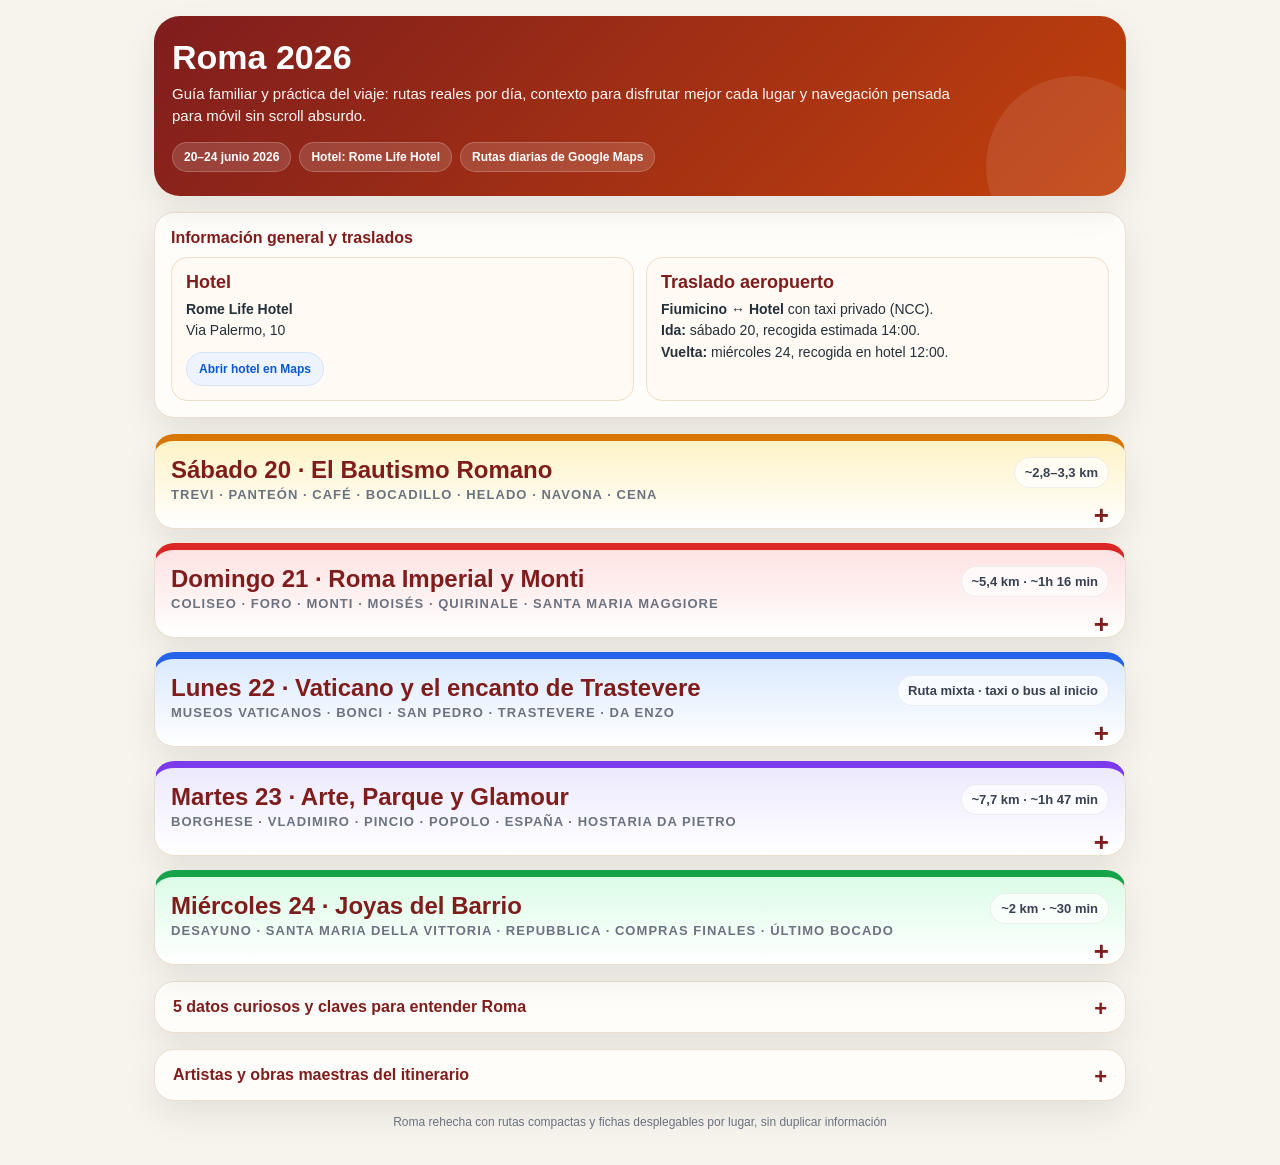
<file: index.html>
<!DOCTYPE html>

<html lang="es">
<head>
<meta charset="utf-8"/>
<meta content="width=device-width, initial-scale=1.0, maximum-scale=1.0, user-scalable=no" name="viewport"/>
<title>Roma 2026</title>
<style>
    :root{
      --bg:#f7f4ee;--card:#fffdf9;--text:#1f2937;--muted:#6b7280;--line:#eadfce;--shadow:0 14px 34px rgba(0,0,0,.08);
      --hero1:#7f1d1d;--hero2:#c2410c;--route:#0b57d0;
      --d1:#fef3c7;--d1a:#d97706;--d2:#fee2e2;--d2a:#dc2626;--d3:#dbeafe;--d3a:#2563eb;--d4:#ede9fe;--d4a:#7c3aed;--d5:#dcfce7;--d5a:#16a34a;
    }
    *{box-sizing:border-box}
    html{scroll-behavior:smooth}
    body{margin:0;font-family:-apple-system,BlinkMacSystemFont,'Segoe UI',Inter,Arial,sans-serif;background:var(--bg);color:var(--text)}
    .wrap{max-width:1000px;margin:0 auto;padding:16px 14px 36px}
    .hero{background:linear-gradient(135deg,var(--hero1),var(--hero2));color:#fff;border-radius:26px;padding:24px 18px;box-shadow:var(--shadow);margin-bottom:16px;position:relative;overflow:hidden}
    .hero::after{content:"";position:absolute;right:-40px;bottom:-60px;width:180px;height:180px;border-radius:50%;background:rgba(255,255,255,.09)}
    .hero h1{margin:0 0 8px;font-size:34px;line-height:1.02;position:relative;z-index:1}
    .hero p{margin:0;position:relative;z-index:1;max-width:780px;line-height:1.5;font-size:15px;opacity:.96}
    .meta{display:flex;flex-wrap:wrap;gap:8px;margin-top:14px;position:relative;z-index:1}
    .pill{display:inline-block;border-radius:999px;padding:7px 11px;font-size:12px;font-weight:800;background:rgba(255,255,255,.14);border:1px solid rgba(255,255,255,.2)}
    .card,.fold-card{background:var(--card);border:1px solid var(--line);border-radius:20px;box-shadow:var(--shadow)}
    .card{padding:16px;margin-bottom:16px}
    .section-title{font-weight:900;color:#7f1d1d;margin-bottom:10px}
    .grid{display:grid;grid-template-columns:1fr;gap:12px}.info{background:#fffaf3;border:1px solid #efdfcb;border-radius:16px;padding:14px}.info h3{margin:0 0 6px;font-size:18px;color:#7f1d1d}.info p{margin:0;font-size:14px;line-height:1.55;color:#24303b}
    .btnrow{display:flex;flex-wrap:wrap;gap:8px;margin-top:10px}.btn{display:inline-flex;align-items:center;justify-content:center;background:#eef4ff;border:1px solid #d6e4ff;color:#0b57d0;text-decoration:none;padding:9px 12px;border-radius:999px;font-size:12px;font-weight:800}
    .days{display:grid;grid-template-columns:1fr;gap:14px}
    .day-card{border-radius:20px;overflow:hidden;border:1px solid var(--line);box-shadow:var(--shadow);background:var(--card)}
    .d1{border-top:7px solid var(--d1a);background:linear-gradient(180deg,var(--d1),#fff)} .d2{border-top:7px solid var(--d2a);background:linear-gradient(180deg,var(--d2),#fff)} .d3{border-top:7px solid var(--d3a);background:linear-gradient(180deg,var(--d3),#fff)} .d4{border-top:7px solid var(--d4a);background:linear-gradient(180deg,var(--d4),#fff)} .d5{border-top:7px solid var(--d5a);background:linear-gradient(180deg,var(--d5),#fff)}
    .day-card summary{list-style:none;cursor:pointer;padding:16px}.day-card summary::-webkit-details-marker{display:none}.day-card summary::after{content:'+';float:right;font-size:26px;font-weight:900;color:#7f1d1d;line-height:1}.day-card[open] summary::after{content:'−'}
    .day-head{display:flex;justify-content:space-between;gap:10px;align-items:flex-start;flex-wrap:wrap}.day-head h2{margin:0;font-size:24px;line-height:1.08;color:#7f1d1d}.day-sub{font-size:13px;color:var(--muted);font-weight:700;text-transform:uppercase;letter-spacing:.08em;margin-top:4px}.day-km{font-size:13px;font-weight:800;color:#374151;background:rgba(255,255,255,.7);padding:7px 10px;border-radius:999px;border:1px solid rgba(0,0,0,.06)}
    .day-content{padding:0 16px 16px}
    .route-highlight{background:linear-gradient(135deg,#eff6ff,#ffffff);border:2px solid #bfdbfe;border-radius:18px;padding:14px;margin:4px 0 14px}.route-highlight h3{margin:0 0 8px;color:var(--route);font-size:18px}.route-highlight p{margin:0;font-size:14px;line-height:1.6}.route-main{background:#0b57d0;color:#fff;border:1px solid #0b57d0}
    .route-summary{font-weight:800;line-height:1.8}.route-summary a{color:inherit;text-decoration:none;border-bottom:1px dotted rgba(11,87,208,.4)}.route-summary a:hover{color:var(--route)}
    .point-panel{background:rgba(255,255,255,.78);border:1px solid rgba(0,0,0,.06);border-radius:16px;padding:12px}.point-panel p{margin:0;font-size:14px;line-height:1.6}
    .block-title{font-size:12px;text-transform:uppercase;letter-spacing:.08em;color:var(--muted);font-weight:800;margin:14px 0 8px}
    .distance-list{display:grid;grid-template-columns:1fr;gap:8px}.distance-line{background:rgba(255,255,255,.82);border:1px solid rgba(0,0,0,.06);border-radius:14px;padding:10px 12px;font-size:13px;font-weight:800;line-height:1.45;color:#374151}
    .point-list{display:grid;grid-template-columns:1fr;gap:10px}.point-item{border:1px solid rgba(0,0,0,.06);border-radius:16px;background:rgba(255,255,255,.78);overflow:hidden}.point-item summary{padding:14px 14px 12px}.point-item summary::after{content:'+';float:right;font-size:20px;font-weight:900;color:#7f1d1d;line-height:1}.point-item[open] summary::after{content:'−'}.point-item h3{margin:0 28px 6px 0;font-size:18px;color:#7f1d1d}.point-item .meta-line{font-size:12px;color:var(--muted);font-weight:700}.point-panel{border:0;border-top:1px solid rgba(0,0,0,.06);border-radius:0 0 16px 16px}
    .wiki-box{margin-top:14px;border:1px solid #d8e5ff;border-radius:18px;background:#f8fbff;overflow:hidden}.wiki-box summary{list-style:none;cursor:pointer;padding:14px 16px;font-weight:900;color:#0b57d0}.wiki-box summary::-webkit-details-marker{display:none}.wiki-box summary::after{content:'+';float:right;font-size:22px;font-weight:900;line-height:1}.wiki-box[open] summary::after{content:'−'}.wiki-body{padding:0 16px 16px}.wiki-links{margin:0 0 14px;padding-left:18px}.wiki-links li{margin:8px 0;line-height:1.5}.wiki-links a{color:#0b57d0;text-decoration:none;font-weight:700}
    .fold-card{overflow:hidden;margin-top:16px}.fold-card summary{list-style:none;cursor:pointer;padding:16px 18px;display:block;font-weight:900;color:#7f1d1d}.fold-card summary::-webkit-details-marker{display:none}.fold-card summary::after{content:'+';float:right;font-size:22px;font-weight:900;line-height:1;color:#7f1d1d}.fold-card[open] summary::after{content:'−'}.fold-body{padding:0 16px 16px}.fold-body p{margin:0 0 12px;font-size:14px;line-height:1.65}
    .artist-day{margin-top:10px}.artist-day summary{padding:14px;background:#fff8ef;border:1px solid #eadfce;border-radius:14px;color:#7f1d1d;font-size:15px}.artist-list{margin:10px 0 0 0;padding-left:20px}.artist-list li{margin:0 0 12px;line-height:1.6}
    .collapse-wrap{display:flex;justify-content:flex-end;margin-top:14px}
    .collapse-btn{border:1px solid #e6d7c3;background:#fff;color:#7f1d1d;border-radius:999px;padding:9px 14px;font-size:12px;font-weight:900;cursor:pointer}
    
    .index-card{padding:16px;margin-bottom:16px}
    .index-intro{margin:0 0 12px;font-size:14px;line-height:1.6;color:#24303b}
    .index-day{background:#fffaf3;border:1px solid #efdfcb;border-radius:16px;padding:12px 14px;margin-top:10px}
    .index-day summary{list-style:none;cursor:pointer;font-weight:900;color:#7f1d1d;padding:0}
    .index-day summary::-webkit-details-marker{display:none}
    .index-day summary::after{content:'+';float:right;font-size:20px;font-weight:900;line-height:1}
    .index-day[open] summary::after{content:'−'}
    .index-links{margin:10px 0 0;padding-left:18px}
    .index-links li{margin:8px 0;color:#24303b;line-height:1.5}
    .index-links a{color:#0b57d0;text-decoration:none;font-weight:700}
    .point{background:rgba(255,255,255,.78);border:1px solid rgba(0,0,0,.06);border-radius:16px;padding:12px}
    .point h3{margin:0 0 6px;font-size:18px;color:#7f1d1d}
    .point .meta-line{font-size:12px;color:var(--muted);font-weight:700;margin-bottom:8px}
    .point p{margin:0;font-size:14px;line-height:1.6}
    .learn-grid{display:grid;grid-template-columns:1fr;gap:12px}
    .learn-card{background:#fffaf3;border:1px solid #efdfcb;border-radius:16px;padding:14px}
    .learn-card h3{margin:0 0 8px;font-size:18px;color:#7f1d1d}
    .learn-card p{margin:0;font-size:14px;line-height:1.6;color:#24303b}
    .learn-card ul{margin:10px 0 0;padding-left:18px}
    .learn-card li{margin:8px 0;line-height:1.55}
    .era{margin-top:10px;padding-top:10px;border-top:1px solid #efdfcb}

    .footer{text-align:center;color:var(--muted);font-size:12px;margin-top:14px}
    @media (min-width:900px){.grid{grid-template-columns:1fr 1fr}}
  </style>
</head>
<body>
<main class="wrap">
<header class="hero">
<h1>Roma 2026</h1>
<p>Guía familiar y práctica del viaje: rutas reales por día, contexto para disfrutar mejor cada lugar y navegación pensada para móvil sin scroll absurdo.</p>
<div class="meta"><span class="pill">20–24 junio 2026</span><span class="pill">Hotel: Rome Life Hotel</span><span class="pill">Rutas diarias de Google Maps</span></div>
</header>
<section class="card">
<div class="section-title">Información general y traslados</div>
<div class="grid">
<div class="info"><h3>Hotel</h3><p><strong>Rome Life Hotel</strong><br/>Via Palermo, 10</p><div class="btnrow"><a class="btn" href="https://maps.google.com/?q=Rome+Life+Hotel+Via+Palermo+10+Roma" target="_blank">Abrir hotel en Maps</a></div></div>
<div class="info"><h3>Traslado aeropuerto</h3><p><strong>Fiumicino ↔ Hotel</strong> con taxi privado (NCC).<br/><strong>Ida:</strong> sábado 20, recogida estimada 14:00.<br/><strong>Vuelta:</strong> miércoles 24, recogida en hotel 12:00.</p></div>
</div>
</section><section class="days"><details class="day-card d1" id="d1"><summary><div class="day-head"><div><h2>Sábado 20 · El Bautismo Romano</h2><div class="day-sub">Trevi · Panteón · café · bocadillo · helado · Navona · cena</div></div><div class="day-km">~2,8–3,3 km</div></div></summary><div class="day-content"><div class="route-highlight"><h3>Ruta del día</h3><p class="route-summary"><a href="https://maps.google.com/?q=Rome+Life+Hotel+Via+Palermo+10+Roma" target="_blank">Hotel</a> → <a href="https://maps.google.com/?q=Fontana+di+Trevi" target="_blank">Trevi</a> → <a href="https://maps.google.com/?q=Panteon+Roma" target="_blank">Panteón</a> → <a href="https://maps.google.com/?q=Sant%27Eustachio+Caffe+Roma" target="_blank">Sant’Eustachio</a> → <a href="https://maps.google.com/?q=All%27Antico+Vinaio+Piazza+della+Maddalena+Roma" target="_blank">All’Antico Vinaio</a> → <a href="https://maps.google.com/?q=Giolitti+Roma" target="_blank">Giolitti</a> → <a href="https://maps.google.com/?q=Piazza+Navona" target="_blank">Navona</a> → <a href="https://maps.google.com/?q=Mimi+e+Coco+Roma" target="_blank">Mimì e Cocò</a>.</p><div class="btnrow"><a class="btn route-main" href="https://www.google.com/maps/dir/Rome+Life+Hotel,+Via+Palermo,+10,+00184+Roma+RM,+Italia/Fontana+di+Trevi,+Piazza+di+Trevi,+00187+Roma+RM,+Italia/Panteon+de+Roma,+Piazza+della+Rotonda,+00186+Roma+RM,+Italia/Sant%27Eustachio+Caff%C3%A8,+Piazza+di+S.+Eustachio,+82,+00186+Roma+RM,+Italia/All%27Antico+Vinaio,+Piazza+della+Maddalena,+3,+00186+Roma+RM,+Italia/Heladeria+Giolitti+%7C+Roma,+Via+degli+Uffici+del+Vicario,+40,+00186+Roma+RM,+Italia/Plaza+Navona,+Piazza+Navona,+00186+Roma+RM,+Italia/Mim%C3%AC+e+Coc%C3%B2,+V.+del+Governo+Vecchio,+72,+00186+Roma+RM,+Italia/" target="_blank">Abrir ruta completa en Google Maps</a></div></div><div class="block-title">Lugares del día</div><div class="point-list"><details class="point-item"><summary><h3>Fontana di Trevi · Hotel → Trevi: ~1,1 km</h3><div class="meta-line">Icono barroco · primera gran impresión</div></summary><div class="point-panel"><p>Trevi es la entrada emocional ideal a Roma: agua, mármol, teatro y una sensación instantánea de grandeza.</p><div class="meta-line" style="margin:12px 0 8px;">Fontana di Trevi</div><p>Es la mayor fuente barroca de Roma, diseñada por Nicola Salvi y completada por Giuseppe Pannini en 1762. El monumento se sitúa en la intersección de tres calles (tre vie), marcando el punto final del acueducto Aqua Virgo, una infraestructura hidráulica del siglo I a.C. que todavía suministra agua a la ciudad. Su arquitectura se adosa al Palacio Poli, presentando una fachada de orden corintio con una gran hornacina central ocupada por la figura de Océano.</p><p style="margin-top:10px;">La composición escultórica narra la domesticación de las aguas: el dios Océano guía un carro en forma de concha tirado por hipocampos y tritones que representan los distintos estados del mar. Está construida mayoritariamente en travertino de Tívoli, y su diseño integra elementos naturales como rocas y plantas talladas con un realismo excepcional. Es considerada una de las obras más significativas del barroco tardío europeo por su integración de escultura, arquitectura y flujo hídrico.</p><div class="btnrow"><a class="btn" href="https://es.wikipedia.org/wiki/Fontana_di_Trevi" target="_blank">Wikipedia</a></div></div></details><details class="point-item"><summary><h3>Panteón · Trevi → Panteón: ~700 m</h3><div class="meta-line">Ingeniería romana</div></summary><div class="point-panel"><p>El Panteón impresiona porque no parece una ruina: parece un edificio que todavía sabe perfectamente lo que hace.</p><div class="meta-line" style="margin:12px 0 8px;">Panteón de Agripa</div><p>Construido por orden de Adriano entre los años 118 y 125 d.C. sobre las ruinas de un templo anterior de Marco Agripa, es el edificio de la Antigua Roma mejor conservado. Su arquitectura destaca por una planta circular precedida por un pórtico de columnas de granito (pronaos). Lo más relevante es su cúpula de hormigón en masa, que con 43,44 metros de diámetro, sigue siendo la cúpula de hormigón no armado más grande del mundo.</p><p style="margin-top:10px;">El interior es una esfera perfecta inscrita en un cilindro, donde la altura total es igual al diámetro. En el centro de la cúpula se sitúa el óculo, una abertura circular de 9 metros de diámetro que constituye la única fuente de luz natural y ventilación. El edificio ha funcionado ininterrumpidamente desde su construcción, primero como templo dedicado a todos los dioses y, desde el año 609, como la basílica de Santa María de los Mártires, albergando también las tumbas de reyes italianos y del pintor Rafael.</p><div class="btnrow"><a class="btn" href="https://es.wikipedia.org/wiki/Pante%C3%B3n_de_Agripa" target="_blank">Wikipedia</a></div></div></details><details class="point-item"><summary><h3>Sant’Eustachio Caffè · Panteón → Sant’Eustachio: ~150 m</h3><div class="meta-line">Pausa con mito cafetero</div></summary><div class="point-panel"><p>Muy buena parada para meter un ritual romano corto entre monumentos.</p><div class="meta-line" style="margin:12px 0 8px;">Sant'Eustachio Il Caffè</div><p>Es una cafetería histórica fundada en 1938, ubicada frente al Palacio Madama, sede del Senado italiano. El establecimiento conserva su decoración original y es reconocido internacionalmente por su método de tostado artesanal de granos de café, que se realiza con leña. Es un referente de la cultura del café en Roma, destacado por su mezcla exclusiva de granos de Arábica importados directamente de pequeñas cooperativas sudamericanas y africanas.</p><p style="margin-top:10px;">Su fama técnica reside en la elaboración del Gran Caffè, cuya receta y método de preparación, especialmente la obtención de una crema densa y persistente, se mantienen en secreto por los baristas del local. A diferencia de la mayoría de cafeterías modernas, el café se sirve tradicionalmente ya azucarado a menos que se especifique lo contrario. Ha sido catalogado históricamente como uno de los puntos gastronómicos de mayor relevancia en la zona del Panteón.</p><div class="btnrow"><a class="btn" href="https://en.wikipedia.org/wiki/Sant%27Eustachio_Il_Caff%C3%A8" target="_blank">Wikipedia</a></div></div></details><details class="point-item"><summary><h3>All’Antico Vinaio · Sant’Eustachio → All’Antico Vinaio: ~200 m</h3><div class="meta-line">Bocado informal y potente</div></summary><div class="point-panel"><p>Parada muy buena para un almuerzo rápido, sabroso y sin ceremonia.</p><div class="meta-line" style="margin:12px 0 8px;">All'Antico Vinaio</div><p>Originario de Florencia y fundado en 1989 por la familia Mazzanti, este establecimiento se ha expandido a Roma convirtiéndose en un exponente del street food italiano de alta calidad. Su especialidad técnica es la schiacciata, un pan plano de la Toscana similar a la focaccia que se hornea continuamente para garantizar su frescura. La tienda destaca por el uso de productos con denominación de origen protegida, como el prosciutto toscano o la crema de pistacho y trufa.</p><p style="margin-top:10px;">El modelo de negocio se basa en la preparación rápida de bocadillos frente al cliente, utilizando ingredientes tradicionales y combinaciones que han ganado reconocimiento en guías gastronómicas internacionales. Su presencia en Roma, cerca del Panteón, representa la integración de la tradición regional toscana en el tejido comercial de la capital, manteniendo estándares de producción artesanal en un formato de consumo masivo y eficiente.</p><div class="btnrow"><a class="btn" href="https://en.wikipedia.org/wiki/All%27Antico_Vinaio" target="_blank">Wikipedia</a></div></div></details><details class="point-item"><summary><h3>Giolitti · All’Antico Vinaio → Giolitti: ~200 m</h3><div class="meta-line">Helado clásico</div></summary><div class="point-panel"><p>Parada perfecta para dar al día ese punto de premio ligero y familiar.</p><div class="meta-line" style="margin:12px 0 8px;">Giolitti</div><p>Establecida en su ubicación actual cerca del Parlamento Italiano en el año 1900 por Giuseppe y Bernardina Giolitti, comenzó originalmente como una lechería antes de especializarse en la producción de helados. Es la heladería más antigua de Roma que continúa bajo la gestión de la misma familia. Su importancia técnica reside en la conservación de recetas tradicionales del siglo XIX, utilizando ingredientes naturales sin aditivos modernos para mantener la textura clásica del gelato romano.</p><p style="margin-top:10px;">El local mantiene una estética de la Belle Époque con sus salones decorados en estilo Liberty. Además de helados, el establecimiento funciona como pastelería de alta gama, produciendo dulces tradicionales como maritozzi y cassate. Por su longevidad y ubicación estratégica, ha sido frecuentado históricamente por políticos de alto nivel, artistas y figuras internacionales, convirtiéndose en un símbolo institucional de la gastronomía de la ciudad.</p><div class="btnrow"><a class="btn" href="https://it.wikipedia.org/wiki/Giolitti_(gelateria)" target="_blank">Wikipedia</a></div></div></details><details class="point-item"><summary><h3>Piazza Navona · Giolitti → Navona: ~500 m</h3><div class="meta-line">Plaza barroca sobre estadio antiguo</div></summary><div class="point-panel"><p>Bonita a primera vista, más interesante cuando sabes que su forma viene del estadio de Domiciano.</p><div class="meta-line" style="margin:12px 0 8px;">Piazza Navona</div><p>Esta plaza pública se asienta sobre el antiguo Estadio de Domiciano, construido en el año 86 d.C., del cual conserva su forma elíptica característica. Fue pavimentada en el siglo XV y es el máximo exponente del urbanismo barroco romano. Durante siglos, la plaza fue escenario de juegos, festivales e incluso batallas navales simuladas, para lo cual se inundaba la parte central aprovechando el sistema de fuentes.</p><p style="margin-top:10px;">El espacio está definido por tres fuentes monumentales, destacando la Fuente de los Cuatro Ríos de Gian Lorenzo Bernini, situada frente a la iglesia de Sant'Agnese in Agone, diseñada por Borromini. Esta disposición representa la rivalidad técnica y artística entre los dos arquitectos más importantes del barroco. Las otras dos fuentes, la del Moro y la de Neptuno, flanquean el espacio, completando un conjunto arquitectónico que integra el pasado deportivo imperial con la opulencia religiosa y civil de los papas.</p><div class="btnrow"><a class="btn" href="https://es.wikipedia.org/wiki/Plaza_Navona" target="_blank">Wikipedia</a></div></div></details><details class="point-item"><summary><h3>Mimì e Cocò · Navona → Mimì e Cocò: ~250 m</h3><div class="meta-line">Cena con cierre romano</div></summary><div class="point-panel"><p>Buen final para la primera jornada: barrio bonito y cena ya en clave de disfrute.</p></div></details></div></div></details><details class="day-card d2" id="d2"><summary><div class="day-head"><div><h2>Domingo 21 · Roma Imperial y Monti</h2><div class="day-sub">Coliseo · Foro · Monti · Moisés · Quirinale · Santa Maria Maggiore</div></div><div class="day-km">~5,4 km · ~1h 16 min</div></div></summary><div class="day-content"><div class="route-highlight"><h3>Ruta del día</h3><p class="route-summary"><a href="https://maps.google.com/?q=Rome+Life+Hotel+Via+Palermo+10+Roma" target="_blank">Hotel</a> → <a href="https://maps.google.com/?q=Colosseum+Rome" target="_blank">Coliseo</a> → <a href="https://maps.google.com/?q=Roman+Forum+Rome" target="_blank">Foro/Palatino</a> → <a href="https://maps.google.com/?q=La+Taverna+dei+Fori+Imperiali+Roma" target="_blank">La Taverna</a> → <a href="https://maps.google.com/?q=San+Pietro+in+Vincoli+Rome" target="_blank">San Pietro in Vincoli</a> → <a href="https://maps.google.com/?q=Piazza+del+Quirinale+Rome" target="_blank">Quirinale</a> → <a href="https://maps.google.com/?q=Santa+Maria+Maggiore+Rome" target="_blank">Santa Maria Maggiore</a> → <a href="https://maps.google.com/?q=Rome+Life+Hotel+Via+Palermo+10+Roma" target="_blank">Hotel</a>.</p><div class="btnrow"><a class="btn route-main" href="https://www.google.com/maps/dir/Rome+Life+Hotel,+Via+Palermo,+10,+Roma+RM,+Italy/Colosseum,+Piazza+del+Colosseo,+1,+Roma+RM,+Italy/Roman+Forum,+Rome,+Metropolitan+City+of+Rome+Capital,+Italy/La+Taverna+dei+Fori+Imperiali,+Via+della+Madonna+dei+Monti,+9,+Roma+RM,+Italy/Basilica+of+San+Pietro+in+Vincoli,+Piazza+di+San+Pietro+in+Vincoli,+4%2FA,+Roma+RM,+Italy/Piazza+del+Quirinale,+Piazza+del+Quirinale,+Roma+RM,+Italia/Papal+Basilica+of+Saint+Mary+Major,+Piazza+di+Santa+Maria+Maggiore,+Roma+RM,+Italy/Rome+Life+Hotel,+Via+Palermo,+10,+Roma+RM,+Italy/" target="_blank">Abrir ruta completa en Google Maps</a></div></div><div class="block-title">Lugares del día</div><div class="point-list"><details class="point-item"><summary><h3>Coliseo · Hotel → Coliseo: ~1,2 km</h3><div class="meta-line">La máquina del espectáculo imperial</div></summary><div class="point-panel"><p>No era solo un anfiteatro: era propaganda, técnica y control emocional a escala de masas.</p><div class="meta-line" style="margin:12px 0 8px;">Coliseo de Roma</div><p>Denominado originalmente Anfiteatro Flavio, es el mayor anfiteatro construido durante el Imperio Romano, finalizado en el año 80 d.C. bajo el mandato del emperador Tito. Su estructura técnica emplea una combinación de hormigón, travertino y ladrillo, organizada en un sistema de cuatro niveles que permitía un aforo de hasta 50,000 espectadores. Destaca su complejo sistema de acceso mediante 80 arcos numerados, los vomitorios, que facilitaban la evacuación rápida del recinto en pocos minutos.</p><p style="margin-top:10px;">El diseño funcional incluía el hipogeo, una red subterránea de túneles y montacargas para animales y gladiadores, y el velario, un sistema de toldos de lino desplegados por marineros para proteger al público del sol. Aunque los terremotos y el expolio de piedra para otras construcciones dañaron su estructura, sigue siendo la obra cumbre de la ingeniería civil romana y un ejemplo de control de masas mediante arquitectura monumental.</p><div class="btnrow"><a class="btn" href="https://es.wikipedia.org/wiki/Coliseo" target="_blank">Wikipedia</a></div></div></details><details class="point-item"><summary><h3>Foro Romano y Palatino · Coliseo → Foro/Palatino: ~300 m</h3><div class="meta-line">Poder, mito y organización</div></summary><div class="point-panel"><p>Aquí se entiende que Roma no dominó solo con ejército, sino con instituciones y símbolos.</p><div class="meta-line" style="margin:12px 0 8px;">Foro Romano</div><p>Situado en el valle entre las colinas del Palatino y el Capitolio, este espacio constituía el centro neurálgico de la vida pública, comercial y política de la Antigua Roma. Alberga los restos de las estructuras más importantes del Estado, como la Curia Julia, sede del Senado, la Regia, residencia de los reyes y pontífices, y diversos templos dedicados a deidades como Vesta o Saturno. Su desarrollo se extendió durante siglos, integrando monumentos de diferentes periodos sobre una red de alcantarillado conocida como la Cloaca Máxima.</p><p style="margin-top:10px;">Técnicamente, el foro representa la evolución del urbanismo romano, donde los arcos de triunfo, como los de Septimio Severo y Tito, servían para conmemorar victorias militares y definir las rutas de las procesiones triunfales. Tras la caída del imperio, el espacio quedó sepultado bajo sedimentos y fue utilizado como pastizal, el Campo Vaccino, hasta que las excavaciones arqueológicas modernas lo recuperaron como el mayor yacimiento de historia política occidental.</p><div class="meta-line" style="margin:12px 0 8px;">Monte Palatino</div><p>Es la más céntrica de las siete colinas de Roma y el lugar donde se sitúan los restos de los asentamientos humanos más antiguos, datados en el siglo VIII a.C. Según la mitología, aquí se encontraba la cueva Lupercal donde la loba amamantó a Rómulo y Remo. Durante la República y el Imperio, se convirtió en la zona residencial más exclusiva, evolucionando hasta albergar el inmenso complejo de palacios imperiales iniciado por Augusto y ampliado por gobernantes como Domiciano.</p><p style="margin-top:10px;">Las estructuras más notables son el Domus Flavia y el Domus Augustana, que muestran la transición hacia una arquitectura palaciega de gran escala con estancias privadas, estadios y jardines. Técnicamente, el Palatino definió el concepto de palacio, término que deriva de la propia colina. Su ubicación elevada ofrecía control visual sobre el Foro Romano y el Circo Máximo, simbolizando la posición jerárquica del emperador sobre la vida civil y el ocio de la ciudad.</p><div class="btnrow"><a class="btn" href="https://es.wikipedia.org/wiki/Foro_Romano" target="_blank">Wikipedia · Foro Romano</a><a class="btn" href="https://es.wikipedia.org/wiki/Monte_Palatino" target="_blank">Wikipedia · Monte Palatino</a></div></div></details><details class="point-item"><summary><h3>La Taverna dei Fori Imperiali · Foro → almuerzo: ~450 m</h3><div class="meta-line">Almuerzo en Monti</div></summary><div class="point-panel"><p>Parada perfecta para comer bien sin romper el día.</p></div></details><details class="point-item"><summary><h3>San Pietro in Vincoli · La Taverna → San Pietro in Vincoli: ~450 m</h3><div class="meta-line">El Moisés de Miguel Ángel</div></summary><div class="point-panel"><p>Parada muy buena porque concentra una obra potentísima en un espacio menos saturado.</p><div class="meta-line" style="margin:12px 0 8px;">Basílica de San Pietro in Vincoli</div><p>Esta basílica menor del siglo V fue construida originalmente para albergar las cadenas con las que San Pedro fue encarcelado en Jerusalén y Roma, reliquias que aún se conservan bajo el altar mayor. El edificio actual es el resultado de diversas restauraciones renacentistas, manteniendo una planta basilical de tres naves separadas por columnas dóricas antiguas reutilizadas. Su importancia reside tanto en el valor de sus reliquias como en el conjunto escultórico que alberga en su interior.</p><p style="margin-top:10px;">El elemento técnico más destacado es el monumento funerario al Papa Julio II, que incluye la escultura del Moisés de Miguel Ángel, finalizada hacia 1515. Esta obra es un exponente máximo del terribilità del artista, destacando por el tratamiento anatómico del mármol de Carrara y el estudio de la luz. La figura, de 2,35 metros de altura, muestra un dominio absoluto de la técnica escultórica en la tensión de los músculos y el detalle de las barbas, representando el momento en que el profeta desciende del Sinaí.</p><div class="btnrow"><a class="btn" href="https://es.wikipedia.org/wiki/Bas%C3%ADlica_de_San_Pietro_in_Vincoli" target="_blank">Wikipedia</a></div></div></details><details class="point-item"><summary><h3>Piazza del Quirinale · San Pietro in Vincoli → Quirinale: ~900 m</h3><div class="meta-line">Roma institucional</div></summary><div class="point-panel"><p>Plaza sobria y elegante con muy buena sensación de ciudad monumental sin caos.</p><div class="meta-line" style="margin:12px 0 8px;">Plaza del Quirinal</div><p>Ubicada sobre la colina más alta de las siete romanas, esta plaza es el centro de la vida institucional italiana, presidida por el Palacio del Quirinal. Este edificio, construido a partir de 1573, ha servido como residencia de verano de los Papas, palacio real de la dinastía Saboya y, actualmente, residencia oficial del Presidente de la República. El palacio destaca técnicamente por su fachada sobria y sus jardines de 4 hectáreas que combinan el estilo italiano con elementos del siglo XVIII.</p><p style="margin-top:10px;">En el centro de la plaza se encuentra el conjunto monumental de la Fuente de los Dioscuros, compuesta por un obelisco egipcio recuperado del Mausoleo de Augusto y dos esculturas colosales de Cástor y Pólux que datan de la antigüedad clásica. La plaza funciona como un mirador estratégico que ofrece una de las panorámicas más nítidas de la cúpula de San Pedro, simbolizando históricamente el equilibrio de poder entre la Iglesia y el Estado italiano.</p><div class="btnrow"><a class="btn" href="https://es.wikipedia.org/wiki/Plaza_del_Quirinal" target="_blank">Wikipedia</a></div></div></details><details class="point-item"><summary><h3>Santa Maria Maggiore · Quirinale → Santa Maria Maggiore: ~1,1 km</h3><div class="meta-line">Final grande antes del hotel</div></summary><div class="point-panel"><p>Muy buen cierre del día por escala, riqueza y proximidad al regreso.</p><div class="meta-line" style="margin:12px 0 8px;">Basílica de Santa María la Mayor</div><p>Es una de las cuatro basílicas papales de Roma y la única que conserva su estructura paleocristiana original del siglo V, a pesar de las adiciones barrocas exteriores. Fue construida por orden del Papa Sixto III tras el Concilio de Éfeso. Técnicamente, es célebre por albergar el ciclo de mosaicos más antiguo de la ciudad sobre la vida de la Virgen y Cristo, así como un techo artesonado del siglo XV que, según la tradición, fue dorado con el primer oro traído de América.</p><p style="margin-top:10px;">La basílica posee el campanario más alto de Roma, con 75 metros, y alberga bajo el altar mayor la reliquia de la Sagrada Cuna. Arquitectónicamente, destaca la integración de capillas monumentales como la Sixtina, de Sixto V, y la Paolina, que muestran la suntuosidad del mármol y el diseño arquitectónico de los siglos XVI y XVII. Es, además, el lugar de sepultura de figuras históricas como el arquitecto y escultor Gian Lorenzo Bernini.</p><div class="btnrow"><a class="btn" href="https://es.wikipedia.org/wiki/Bas%C3%ADlica_de_Santa_Mar%C3%ADa_la_Mayor" target="_blank">Wikipedia</a></div></div></details></div></div></details><details class="day-card d3" id="d3"><summary><div class="day-head"><div><h2>Lunes 22 · Vaticano y el encanto de Trastevere</h2><div class="day-sub">Museos Vaticanos · Bonci · San Pedro · Trastevere · Da Enzo</div></div><div class="day-km">Ruta mixta · taxi o bus al inicio</div></div></summary><div class="day-content"><div class="route-highlight"><h3>Ruta del día</h3><p class="route-summary"><a href="https://maps.google.com/?q=Rome+Life+Hotel+Via+Palermo+10+Roma" target="_blank">Hotel</a> → <a href="https://maps.google.com/?q=Vatican+Museums" target="_blank">Museos Vaticanos</a> → <a href="https://maps.google.com/?q=Bonci+Pizzarium+Rome" target="_blank">Bonci</a> → <a href="https://maps.google.com/?q=Saint+Peter%27s+Basilica" target="_blank">San Pedro</a> → <a href="https://maps.google.com/?q=Santa+Maria+in+Trastevere" target="_blank">Santa Maria in Trastevere</a> → <a href="https://maps.google.com/?q=Da+Enzo+al+29+Rome" target="_blank">Da Enzo</a>.</p><div class="btnrow"><a class="btn route-main" href="https://www.google.com/maps/dir/Rome+Life+Hotel,+Via+Palermo,+10,+Roma+RM,+Italy/Vatican+Museums,+Vatican+City/Bonci+Pizzarium,+Via+della+Meloria,+43,+Roma+RM,+Italia/Saint+Peter%E2%80%99s+Basilica,+Piazza+San+Pietro,+Citt%C3%A0+del+Vaticano,+Vatican+City/Basilica+of+Santa+Maria+in+Trastevere,+Piazza+di+Santa+Maria+in+Trastevere,+Roma+RM,+Italy/Trattoria+Da+Enzo,+Via+dei+Vascellari,+29,+Roma+RM,+Italia/" target="_blank">Abrir ruta completa en Google Maps</a></div></div><div class="block-title">Lugares del día</div><div class="point-list"><details class="point-item"><summary><h3>Museos Vaticanos y Capilla Sixtina · inicio en taxi o bus</h3><div class="meta-line">Arte enorme y poder bien escenificado</div></summary><div class="point-panel"><p>Aquí la belleza comunica autoridad, continuidad y prestigio. La Sixtina es uno de esos lugares donde lo importante no es solo verla, sino sentir el efecto que produce.</p><div class="meta-line" style="margin:12px 0 8px;">Museos Vaticanos</div><p>Se trata de una de las colecciones de arte más extensas del mundo, originada en 1506 tras la adquisición de la escultura del Laocoonte y sus hijos por el Papa Julio II. El complejo museístico está compuesto por múltiples palacios vaticanos, galerías y patios conectados entre sí, albergando obras que abarcan desde el antiguo Egipto y la época clásica hasta el arte contemporáneo. Técnicamente, destaca por su arquitectura de conexión, incluyendo la famosa escalera helicoidal de Giuseppe Momo y la Galería de los Mapas, que contiene 40 mapas topográficos pintados al fresco a finales del siglo XVI.</p><p style="margin-top:10px;">El valor de los museos reside en su función como repositorio de la historia del arte occidental y del mecenazgo papal. Entre sus estancias más relevantes se encuentran las Estancias de Rafael, decoradas por el artista y sus discípulos con frescos fundamentales como La escuela de Atenas. La gestión del flujo de visitantes es uno de los mayores retos logísticos de la institución, ya que el recorrido culmina obligatoriamente en la Capilla Sixtina, integrando la experiencia museística con el patrimonio arquitectónico y religioso del Estado de la Ciudad del Vaticano.</p><div class="meta-line" style="margin:12px 0 8px;">Capilla Sixtina</div><p>Es la capilla más famosa del Palacio Apostólico y la sede de los cónclaves para la elección papal. Fue construida entre 1473 y 1481 por orden de Sixto IV, de quien recibe el nombre. Sus dimensiones siguen la proporción bíblica del Templo de Salomón, con 40,9 metros de largo por 13,4 de ancho. Arquitectónicamente es una estructura sencilla de ladrillo, pero su importancia técnica mundial radica en los ciclos de frescos que cubren sus paredes y bóveda, realizados por maestros del Renacimiento como Botticelli, Perugino y, principalmente, Miguel Ángel.</p><p style="margin-top:10px;">La bóveda de Miguel Ángel, pintada entre 1508 y 1512, revolucionó la pintura occidental mediante el uso del escorzo y la anatomía heroica en escenas como La creación de Adán. Décadas después, el artista regresó para pintar El Juicio Final en la pared del altar, una obra que rompió con las convenciones espaciales de la época. Técnicamente, los frescos han sido objeto de una restauración profunda terminada en 1994, que recuperó la vivacidad de los colores originales y eliminó siglos de hollín y barnices, revelando la maestría del autor en la aplicación del color sobre el yeso húmedo.</p><div class="btnrow"><a class="btn" href="https://es.wikipedia.org/wiki/Museos_Vaticanos" target="_blank">Wikipedia · Museos Vaticanos</a><a class="btn" href="https://es.wikipedia.org/wiki/Capilla_Sixtina" target="_blank">Wikipedia · Capilla Sixtina</a></div></div></details><details class="point-item"><summary><h3>Pizzarium Bonci · Museos → Bonci: ~700 m</h3><div class="meta-line">Almuerzo práctico</div></summary><div class="point-panel"><p>Parada inteligente: comes muy bien, rápido y con identidad propia, sin hipotecar el ritmo del día.</p></div></details><details class="point-item"><summary><h3>Basílica de San Pedro · Bonci → San Pedro: ~1,5 km</h3><div class="meta-line">Escala y mármol</div></summary><div class="point-panel"><p>La Piedad y la cúpula convierten la visita en algo mucho más que religioso.</p><div class="meta-line" style="margin:12px 0 8px;">Basílica de San Pedro</div><p>Es el templo más importante del catolicismo y una de las mayores iglesias del mundo, con 218 metros de largo y una altura de 136 metros hasta la cúpula. La construcción actual sustituyó a la antigua basílica constantiniana del siglo IV y fue fruto del trabajo de los mejores arquitectos de los siglos XVI y XVII, incluidos Bramante, Miguel Ángel, Maderno y Bernini. Su cúpula, diseñada por Miguel Ángel y completada por Giacomo della Porta, sirvió de modelo para numerosas cúpulas occidentales debido a su innovadora estructura de doble casco.</p><p style="margin-top:10px;">En su interior, la basílica alberga obras maestras de la escultura y la ingeniería barroca. Destaca la Piedad de Miguel Ángel, protegida tras un cristal tras ser tallada en un solo bloque de mármol de Carrara, y el Baldaquino de San Pedro de Bernini, una estructura de bronce dorado de 29 metros de altura situada sobre la tumba del apóstol. La plaza exterior, diseñada también por Bernini, emplea una columnata elíptica para crear un efecto óptico de acogida y perspectiva que encuadra la fachada monumental de la basílica, integrando urbanismo y simbolismo religioso.</p><div class="btnrow"><a class="btn" href="https://es.wikipedia.org/wiki/Bas%C3%ADlica_de_San_Pedro" target="_blank">Wikipedia</a></div></div></details><details class="point-item"><summary><h3>Santa Maria in Trastevere · San Pedro → Trastevere: ~2,4 km</h3><div class="meta-line">Barrio con vida</div></summary><div class="point-panel"><p>Trastevere es ideal para bajar pulsaciones y pasar del gran aparato monumental a una Roma más humana.</p><div class="meta-line" style="margin:12px 0 8px;">Basílica de Santa María en Trastevere</div><p>Es una de las iglesias más antiguas de Roma, con cimientos que datan del año 220 d.C., aunque la estructura actual es principalmente del siglo XII. Se sitúa en el corazón del barrio de Trastevere y destaca por ser uno de los primeros lugares de culto cristiano autorizados oficialmente en la ciudad. El edificio es un ejemplo excepcional de la arquitectura románica medieval, caracterizado por el uso de materiales de spolia, columnas y capiteles antiguos extraídos de las Termas de Caracalla, para sostener su nave central.</p><p style="margin-top:10px;">El elemento técnico más valioso de la basílica son sus mosaicos dorados. En el ábside se encuentran trabajos del siglo XII que representan a la Virgen y a Cristo en un trono, y debajo, una serie de paneles del siglo XIII realizados por Pietro Cavallini que narran la vida de la Virgen con un realismo precursor del Renacimiento. Estos mosaicos son fundamentales para entender la transición del arte bizantino hacia un estilo más naturalista. En el exterior, su fachada está coronada por un mosaico que brilla con la luz solar, convirtiéndola en el hito visual más importante de la plaza.</p><div class="btnrow"><a class="btn" href="https://es.wikipedia.org/wiki/Bas%C3%ADlica_de_Santa_Mar%C3%ADa_en_Trastevere" target="_blank">Wikipedia</a></div></div></details><details class="point-item"><summary><h3>Da Enzo al 29 · Santa Maria in Trastevere → Da Enzo: ~650 m</h3><div class="meta-line">Cena auténtica</div></summary><div class="point-panel"><p>Muy buena forma de cerrar: cocina tradicional, barrio bonito y sensación de haber vivido un día completo.</p></div></details></div></div></details><details class="day-card d4" id="d4"><summary><div class="day-head"><div><h2>Martes 23 · Arte, Parque y Glamour</h2><div class="day-sub">Borghese · Vladimiro · Pincio · Popolo · España · Hostaria da Pietro</div></div><div class="day-km">~7,7 km · ~1h 47 min</div></div></summary><div class="day-content"><div class="route-highlight"><h3>Ruta del día</h3><p class="route-summary"><a href="https://maps.google.com/?q=Rome+Life+Hotel+Via+Palermo+10+Roma" target="_blank">Hotel</a> → <a href="https://maps.google.com/?q=Galleria+Borghese+Rome" target="_blank">Borghese</a> → <a href="https://maps.google.com/?q=Vladimiro+Rome" target="_blank">Vladimiro</a> → <a href="https://maps.google.com/?q=Pincio+Rome" target="_blank">Pincio</a> → <a href="https://maps.google.com/?q=Piazza+del+Popolo+Rome" target="_blank">Popolo</a> → <a href="https://maps.google.com/?q=Piazza+di+Spagna+Rome" target="_blank">España</a> → <a href="https://maps.google.com/?q=Hostaria+Da+Pietro+Rome" target="_blank">Hostaria da Pietro</a> → <a href="https://maps.google.com/?q=Rome+Life+Hotel+Via+Palermo+10+Roma" target="_blank">Hotel</a>.</p><div class="btnrow"><a class="btn route-main" href="https://www.google.com/maps/dir/Rome+Life+Hotel,+Via+Palermo,+10,+Roma+RM,+Italy/Galleria+Borghese,+Piazzale+Scipione+Borghese,+5,+Roma+RM,+Italy/Vladimiro,+Via+Aurora,+37,+Roma+RM,+Italy/Passeggiata+del+Pincio,+Viale+Gabriele+D%27Annunzio,+Roma+RM,+Italia/Piazza+del+Popolo,+Piazza+del+Popolo,+Roma+RM,+Italy/Piazza+di+Spagna,+Piazza+di+Spagna,+Roma+RM,+Italy/Hostaria+Da+Pietro,+Via+di+Ges%C3%B9+e+Maria,+18,+Roma+RM,+Italia/Rome+Life+Hotel,+Via+Palermo,+10,+Roma+RM,+Italy/" target="_blank">Abrir ruta completa en Google Maps</a></div></div><div class="block-title">Lugares del día</div><div class="point-list"><details class="point-item"><summary><h3>Galleria Borghese · inicio desde hotel</h3><div class="meta-line">Arte potente</div></summary><div class="point-panel"><p>Bernini aquí parece hacer trampa. Es una visita perfecta para recordar que el arte también puede ser virtuosismo técnico.</p><div class="meta-line" style="margin:12px 0 8px;">Galería Borghese</div><p>Ubicada en los jardines de la Villa Borghese Pinciana, esta institución alberga una de las colecciones de arte más significativas del mundo, iniciada por el cardenal Escipión Borghese a principios del siglo XVII. El edificio, diseñado por el arquitecto Flaminio Ponzio, funciona como un museo integral donde la decoración de las salas, que incluye frescos, estucos y suelos de mármol polícromo, se integra con las piezas expuestas. Técnicamente, es célebre por albergar el conjunto más importante de esculturas juveniles de Gian Lorenzo Bernini y una selección excepcional de lienzos de Caravaggio.</p><p style="margin-top:10px;">La colección destaca por obras maestras de la escultura barroca como Apolo y Dafne y El rapto de Proserpina, donde el tratamiento del mármol alcanza niveles de virtuosismo técnico que simulan texturas orgánicas. También exhibe la famosa escultura de Antonio Canova, Paolina Borghese como Venus Victrix. Debido a la fragilidad de las obras y a la estructura del edificio, el acceso está estrictamente regulado mediante turnos de visita limitados, lo que permite una conservación óptima del microclima necesario para las piezas y las pinturas al fresco de los techos.</p><div class="btnrow"><a class="btn" href="https://es.wikipedia.org/wiki/Galer%C3%ADa_Borghese" target="_blank">Wikipedia</a></div></div></details><details class="point-item"><summary><h3>Vladimiro · Borghese → Vladimiro: ~1,2 km</h3><div class="meta-line">Almuerzo fino</div></summary><div class="point-panel"><p>Muy buena parada para un día de tono más elegante.</p></div></details><details class="point-item"><summary><h3>Terraza del Pincio · Vladimiro → Pincio: ~1,2 km</h3><div class="meta-line">Panorámica de Roma</div></summary><div class="point-panel"><p>Es uno de esos sitios que ordenan la ciudad en la cabeza.</p><div class="meta-line" style="margin:12px 0 8px;">Terraza del Pincio</div><p>Situada en la colina del Pincio, esta terraza constituye uno de los miradores urbanos más antiguos y relevantes de Roma. Fue integrada en el diseño urbanístico de la ciudad por el arquitecto Giuseppe Valadier a principios del siglo XIX, como parte de la conexión entre los jardines de Villa Borghese y la Piazza del Popolo. El diseño sigue un estilo neoclásico y se caracteriza por su gran balaustrada de piedra, desde la cual se obtiene una perspectiva axial que alinea la plaza inferior con la cúpula de San Pedro al fondo.</p><p style="margin-top:10px;">Técnicamente, el área del Pincio es un ejemplo de paisajismo decimonónico que incorpora elementos históricos, como el Obelisco Pinciano, trasladado aquí por el Papa Pío VII en 1822, y una serie de más de 200 bustos de italianos ilustres que flanquean los senderos. El parque del Pincio funciona como un pulmón verde que resuelve el desnivel topográfico entre la colina y el Campo Marzio, utilizando rampas y terrazas ajardinadas que combinan ingeniería civil con estética botánica para crear uno de los espacios públicos más icónicos de la capital.</p><div class="btnrow"><a class="btn" href="https://it.wikipedia.org/wiki/Pincio" target="_blank">Wikipedia</a></div></div></details><details class="point-item"><summary><h3>Piazza del Popolo · Pincio → Popolo: ~400 m</h3><div class="meta-line">Puerta monumental</div></summary><div class="point-panel"><p>Muy buena transición entre mirador y centro noble.</p><div class="meta-line" style="margin:12px 0 8px;">Piazza del Popolo</div><p>Esta plaza constituye históricamente la entrada principal a Roma desde el norte, situada al inicio de la Via Flaminia. Su configuración actual es obra de Giuseppe Valadier, entre 1811 y 1822, quien sustituyó la planta trapezoidal antigua por un diseño elíptico que armoniza con la colina del Pincio. En el centro se ubica el Obelisco Flaminio, uno de los más antiguos de Roma, traído de Egipto por Augusto en el año 10 a.C. y trasladado a este punto en el siglo XVI por orden de Sixto V.</p><p style="margin-top:10px;">Urbanísticamente, la plaza es famosa por el Tridente: tres calles, Via del Corso, Via del Babuino y Via di Ripetta, que parten de la plaza hacia el corazón de la ciudad. El punto de origen de estas calles está marcado por las iglesias gemelas de Santa Maria dei Miracoli y Santa Maria in Montesanto, que presentan sutiles diferencias arquitectónicas para corregir efectos ópticos de perspectiva. En el extremo norte se encuentra la Iglesia de Santa Maria del Popolo, que alberga capillas diseñadas por Rafael y Bernini, además de dos lienzos fundamentales de Caravaggio.</p><div class="btnrow"><a class="btn" href="https://es.wikipedia.org/wiki/Piazza_del_Popolo" target="_blank">Wikipedia</a></div></div></details><details class="point-item"><summary><h3>Piazza di Spagna · Popolo → España: ~1,2 km</h3><div class="meta-line">Escalinata y ambiente</div></summary><div class="point-panel"><p>Aquí la gracia es el conjunto: gente, escalinata, tiendas y ritmo.</p><div class="meta-line" style="margin:12px 0 8px;">Plaza de España</div><p>Es uno de los centros urbanos más dinámicos de Roma, denominada así por la presencia de la Embajada de España ante la Santa Sede desde el siglo XVII. Su elemento más distintivo es la Escalinata de la Trinità dei Monti, inaugurada por el Papa Benedicto XIII en 1725 para conectar la plaza con la iglesia homónima en lo alto de la colina. La escalinata consta de 135 peldaños y destaca técnicamente por su diseño de tramos curvos y rectos que alternan para crear un efecto escenográfico típicamente barroco.</p><p style="margin-top:10px;">A los pies de la escalinata se encuentra la Fontana della Barcaccia, obra de Pietro Bernini y su hijo Gian Lorenzo. La fuente fue diseñada con forma de barco naufragado para resolver un problema técnico de baja presión de agua en esa zona de la ciudad, situándola por debajo del nivel del suelo para permitir el flujo constante. La plaza ha funcionado históricamente como centro del barrio de los artistas y hoy es el epicentro de la zona comercial de alta gama, manteniendo su importancia como nodo peatonal que conecta el sector de Via Condotti con los jardines del Pincio.</p><div class="btnrow"><a class="btn" href="https://es.wikipedia.org/wiki/Plaza_de_Espa%C3%B1a_(Roma)" target="_blank">Wikipedia</a></div></div></details><details class="point-item"><summary><h3>Hostaria da Pietro · España → Hostaria da Pietro: ~450 m</h3><div class="meta-line">Última cena</div></summary><div class="point-panel"><p>Muy buen lugar para despedir el viaje con una cena sólida y romana de verdad.</p></div></details></div></div></details><details class="day-card d5" id="d5"><summary><div class="day-head"><div><h2>Miércoles 24 · Joyas del Barrio</h2><div class="day-sub">Desayuno · Santa Maria della Vittoria · Repubblica · compras finales · último bocado</div></div><div class="day-km">~2 km · ~30 min</div></div></summary><div class="day-content"><div class="route-highlight"><h3>Ruta del día</h3><p class="route-summary"><a href="https://maps.google.com/?q=Rome+Life+Hotel+Via+Palermo+10+Roma" target="_blank">Hotel</a> → <a href="https://maps.google.com/?q=Regoli+Pasticceria+Rome" target="_blank">Regoli</a> → <a href="https://maps.google.com/?q=Santa+Maria+della+Vittoria+Rome" target="_blank">Santa Maria della Vittoria</a> → <a href="https://maps.google.com/?q=Piazza+della+Repubblica+Rome" target="_blank">Repubblica</a> → <a href="https://maps.google.com/?q=Antico+Forno+Roscioli+Rome" target="_blank">Roscioli</a> / <a href="https://maps.google.com/?q=Castroni+Via+Nazionale+Rome" target="_blank">Castroni</a> → <a href="https://maps.google.com/?q=Rome+Life+Hotel+Via+Palermo+10+Roma" target="_blank">Hotel</a>.</p><div class="btnrow"><a class="btn route-main" href="https://www.google.com/maps/dir/Rome+Life+Hotel,+Via+Palermo,+10,+00184+Roma+RM,+Italia/Regoli+Pasticceria,+Via+dello+Statuto,+60,+00185+Roma+RM,+Italia/Iglesia+de+Santa+Mar%C3%ADa+de+la+Victoria,+Via+Venti+Settembre,+17,+00187+Roma+RM,+Italia/Piazza+della+Repubblica,+P.za+della+Repubblica,+00185+Roma+RM,+Italia/Antico+Forno+Roscioli,+Via+dei+Chiavari,+34,+00186+Roma+RM,+Italia/Rome+Life+Hotel,+Via+Palermo,+10,+00184+Roma+RM,+Italia/" target="_blank">Abrir ruta completa en Google Maps</a></div></div><div class="block-title">Lugares del día</div><div class="point-list"><details class="point-item"><summary><h3>Regoli Pasticceria · Hotel → Regoli: ~1 km</h3><div class="meta-line">Desayuno de despedida</div></summary><div class="point-panel"><p>Muy buena forma de empezar el último día y cerrar el viaje con algo memorable desde el desayuno.</p><div class="meta-line" style="margin:12px 0 8px;">Pasticceria Regoli e Il Maritozzo</div><p>Fundada en 1916, esta pastelería es una de las instituciones gastronómicas más antiguas del barrio de Esquilino. Se especializa en la elaboración artesanal de repostería clásica romana, siguiendo métodos de producción tradicionales del siglo XX. El establecimiento destaca por su riguroso control de calidad en los ingredientes básicos, harina, mantequilla y levadura natural, manteniendo una estructura de negocio familiar que ha preservado las recetas originales frente a la industrialización del sector.</p><p style="margin-top:10px;">Su producto técnico más relevante es el maritozzo, un bollo de pan dulce enriquecido cuya receta se remonta a la antigua Roma. Se caracteriza por ser una masa de levadura muy ligera, aromatizada con miel y pasas en su versión clásica, que se corta longitudinalmente para ser rellenada con abundante nata montada fresca. Históricamente, era el único dulce permitido durante el periodo de Cuaresma, evolucionando hasta convertirse en el estándar del desayuno romano y un símbolo de la identidad culinaria de la ciudad.</p><div class="btnrow"><a class="btn" href="https://it.wikipedia.org/wiki/Maritozzo" target="_blank">Wikipedia</a></div></div></details><details class="point-item"><summary><h3>Santa Maria della Vittoria · Regoli → Santa Maria della Vittoria: ~1,4 km</h3><div class="meta-line">Bernini en versión total</div></summary><div class="point-panel"><p>El Éxtasis de Santa Teresa es una de esas obras que justifican por sí solas una parada.</p><div class="meta-line" style="margin:12px 0 8px;">Iglesia de Santa María de la Victoria</div><p>Esta iglesia barroca del siglo XVII, diseñada inicialmente por Carlo Maderno, es mundialmente reconocida por albergar la Capilla Cornaro. El diseño interior es un exponente del barroco total, donde la arquitectura, la escultura y la pintura se fusionan para crear una experiencia teatral. Técnicamente, la iglesia sigue un esquema de nave única con capillas laterales, decorada con una profusión de mármoles polícromos, estucos dorados y frescos que cubren la bóveda representando el triunfo de la Virgen sobre la herejía.</p><p style="margin-top:10px;">La pieza central es el Éxtasis de Santa Teresa de Gian Lorenzo Bernini, una obra cumbre de la escultura barroca finalizada en 1652. Bernini empleó un tratamiento revolucionario del mármol para simular diferentes texturas, desde la suavidad de la piel hasta el volumen pesado de los hábitos y la ligereza de las nubes. La escultura está integrada en un escenario arquitectónico que utiliza una ventana oculta para filtrar luz natural sobre rayos de bronce dorado, técnica conocida como luce alla veneziana, que acentúa el misticismo de la escena.</p><div class="btnrow"><a class="btn" href="https://es.wikipedia.org/wiki/Iglesia_de_Santa_Mar%C3%ADa_de_la_Victoria" target="_blank">Wikipedia</a></div></div></details><details class="point-item"><summary><h3>Piazza della Repubblica y Santa Maria degli Angeli · Santa Maria della Vittoria → Repubblica: ~350 m</h3><div class="meta-line">Escala imperial reutilizada</div></summary><div class="point-panel"><p>Aquí impresiona especialmente la sensación de tamaño y el origen romano de su espacio.</p><div class="meta-line" style="margin:12px 0 8px;">Piazza della Repubblica</div><p>Antiguamente conocida como Plaza de la Exedra, su trazado actual sigue el perímetro del gran ábside, exedra, de las Termas de Diocleciano. El diseño neoclásico actual fue proyectado por el arquitecto Gaetano Koch entre 1887 y 1898, caracterizándose por dos palacios semicirculares con pórticos monumentales que enmarcan la entrada hacia la Via Nazionale. Esta disposición urbanística tenía como objetivo crear una entrada noble y moderna para la capital de la recién unificada Italia.</p><p style="margin-top:10px;">En el centro de la plaza se sitúa la Fuente de las Náyades, inaugurada en 1901. La fuente destaca por sus esculturas de bronce que representan a cuatro ninfas del agua, de los lagos, los ríos, los océanos y las aguas subterráneas, obra de Mario Rutelli. Técnicamente, el conjunto fue polémico en su época por el realismo y sensualidad de las figuras, pero hoy se considera uno de los mejores ejemplos de la escultura decorativa de finales del siglo XIX en Roma, sirviendo como eje de distribución del tráfico entre el centro histórico y la estación de Termini.</p><div class="meta-line" style="margin:12px 0 8px;">Santa María de los Ángeles y de los Mártires</div><p>Esta basílica es una obra singular de ingeniería y arquitectura, ya que fue construida por Miguel Ángel en 1563 utilizando las ruinas del frigidarium, sala fría, de las Termas de Diocleciano. El diseño es un ejercicio de respeto arqueológico donde Miguel Ángel mantuvo las colosales dimensiones de la estructura romana original, transformando el espacio pagano en un templo cristiano sin destruir las bóvedas de crucería antiguas. El resultado es un interior de escala imperial, con columnas de granito rojo de 12 metros de altura que son las originales del siglo IV.</p><p style="margin-top:10px;">En el pavimento de la iglesia se encuentra la Línea Clementina, una meridiana solar de 45 metros de largo construida por el astrónomo Francesco Bianchini en 1702. Técnicamente, funcionaba como un reloj solar de precisión para verificar la exactitud del calendario gregoriano y predecir la fecha de la Pascua. La luz solar entra por un pequeño orificio en la pared y cruza la línea exactamente al mediodía local, convirtiendo la basílica en un instrumento científico y astronómico de primer orden integrado en un monumento histórico.</p><div class="btnrow"><a class="btn" href="https://es.wikipedia.org/wiki/Plaza_de_la_Rep%C3%BAblica_(Roma)" target="_blank">Wikipedia · Piazza Della Repubblica</a><a class="btn" href="https://es.wikipedia.org/wiki/Bas%C3%ADlica_de_Santa_Mar%C3%ADa_de_los_%C3%81ngeles_y_de_los_M%C3%A1rtires" target="_blank">Wikipedia · Santa Maria De Los Angeles Y De Los Martires</a></div></div></details><details class="point-item"><summary><h3>Antico Forno Roscioli / Castroni · Repubblica → Roscioli: ~2,4 km</h3><div class="meta-line">Último bocado o compras gourmet</div></summary><div class="point-panel"><p>Buen momento para llevarse algo rico y cerrar el viaje con sabor, no con prisas.</p></div></details></div></div></details></section><details class="fold-card" id="aprendizaje"><summary>5 datos curiosos y claves para entender Roma</summary><div class="fold-body index-card"><div class="section-title">Lo que deberías aprender de Roma</div><p class="index-intro">Si es tu primer viaje a Roma y empiezas Bachillerato, esto es lo importante que conviene llevarte en la cabeza al volver: ideas claras, nombres clave y una visión histórica ordenada. Si entiendes esto, Roma deja de ser un decorado bonito y se convierte en una ciudad que explica media historia de Europa.</p><div class="learn-grid">
<div class="learn-card">
<h3>5 lugares que sí deberías recordar</h3>
<ul>
<li><strong>Coliseo:</strong> resume el poder del Imperio romano, su ingeniería y también su uso del espectáculo como herramienta política.</li>
<li><strong>Foro Romano:</strong> fue el corazón de la vida pública de Roma; aquí se entiende cómo funcionaban la política, la religión y la justicia.</li>
<li><strong>Panteón:</strong> demuestra hasta qué punto los romanos dominaron la arquitectura y el hormigón de una forma casi increíble.</li>
<li><strong>Basílica de San Pedro:</strong> explica el paso de Roma imperial a Roma cristiana y papal, con un poder distinto pero igual de monumental.</li>
<li><strong>Piazza Navona:</strong> enseña cómo Roma reutiliza su pasado, porque una plaza barroca actual nace sobre un estadio de época imperial.</li>
</ul>
</div>
<div class="learn-card">
<h3>5 calles o ejes urbanos clave</h3>
<ul>
<li><strong>Via del Corso:</strong> uno de los grandes ejes del centro histórico y parte del famoso Tridente urbano.</li>
<li><strong>Via dei Fori Imperiali:</strong> conecta visualmente la Roma moderna con la Roma imperial entre plazas, foros y el Coliseo.</li>
<li><strong>Via Nazionale:</strong> representa la Roma de la Italia unificada, más burguesa, más moderna y más monumental.</li>
<li><strong>Via del Babuino:</strong> muestra la Roma elegante y artística que une Piazza del Popolo con Plaza de España.</li>
<li><strong>Via Appia Antica:</strong> aunque no la recorráis a fondo, es una de las calzadas más famosas del mundo romano y símbolo de expansión.</li>
</ul>
</div>
<div class="learn-card">
<h3>5 artistas que conviene ubicar</h3>
<ul>
<li><strong>Miguel Ángel (1475–1564):</strong> Renacimiento. Escultura heroica e idealizada, con fuerza anatómica y tensión interior.</li>
<li><strong>Gian Lorenzo Bernini (1598–1680):</strong> Barroco. Escultura teatral, dinámica y emocional, pensada para impresionar.</li>
<li><strong>Antonio Canova (1757–1822):</strong> Neoclasicismo. Escultura elegante, equilibrada y de belleza serena inspirada en la Antigüedad.</li>
<li><strong>Pietro Cavallini (c. 1250–c. 1330):</strong> Proto-Renacimiento. Aunque destaca más por mosaico y pintura, ayuda a entender el paso del arte medieval a un mayor naturalismo.</li>
<li><strong>Borromini (1599–1667):</strong> Barroco arquitectónico. No es escultor, pero conviene recordarlo porque en Roma arquitectura y escultura dialogan constantemente.</li>
</ul>
</div>
<div class="learn-card">
<h3>5 comidas típicas de Roma que probablemente recuerdes</h3>
<ul>
<li><strong>Pizza al taglio:</strong> muy romana en el día a día, práctica y perfecta para comer entre visitas.</li>
<li><strong>Pasta carbonara:</strong> uno de los grandes clásicos romanos, sin nata, con yema, pecorino y guanciale.</li>
<li><strong>Supplì:</strong> croqueta de arroz rellena, muy típica y muy fácil que guste a niños y adolescentes.</li>
<li><strong>Gelato artesanal:</strong> más que un capricho, forma parte real de la cultura gastronómica italiana.</li>
<li><strong>Maritozzo:</strong> bollo dulce con nata que ayuda a recordar que Roma no es solo ruinas: también es tradición viva.</li>
</ul>
</div>
<div class="learn-card">
<h3>Lo más importante de la historia de Roma, por épocas</h3>
<p><strong>Monarquía y origen legendario:</strong> Roma mezcló desde el principio mito e historia. La leyenda de Rómulo y Remo importa no porque sepamos si ocurrió tal cual, sino porque explica cómo Roma quiso contarse a sí misma.</p>
<p class="era"><strong>República romana:</strong> aquí nace una idea política decisiva para Occidente: leyes, Senado, magistrados, ciudadanía y expansión militar organizada. Mucho vocabulario político que luego estudiarás viene de aquí.</p>
<p class="era"><strong>Imperio romano:</strong> Roma alcanza su máxima escala. Es la época del Coliseo, los grandes foros, los acueductos y las carreteras. También es el momento en que el poder se concentra en el emperador.</p>
<p class="era"><strong>Roma cristiana:</strong> con el cristianismo, la ciudad cambia de centro simbólico. Lo que antes representaban los templos y los emperadores pasa a representarlo la Iglesia.</p>
<p class="era"><strong>Renacimiento y Barroco:</strong> los papas convierten Roma en escaparate artístico de Europa. Por eso aparecen Miguel Ángel, Bernini, Borromini y tantas obras que parecen casi teatrales.</p>
<p class="era"><strong>Roma contemporánea:</strong> ya no es capital de un imperio, pero sigue siendo capital cultural, religiosa y turística. La clave es esta: Roma no borra sus capas, las superpone.</p>
</div>
<div class="learn-card">
<h3>Idea final que sí merece la pena llevarse</h3>
<p>Después de visitar Roma, lo esencial no es memorizar cien datos, sino entender una idea grande: <strong>Roma ha influido en cómo pensamos la ciudad, el poder, la ley, el arte y la religión</strong>. Pasear por Roma es casi como caminar por un libro de historia en tres dimensiones. Si te quedas con eso, el viaje ya ha merecido mucho la pena.</p>
</div>
</div></div></details><details class="fold-card" id="artistas">
<summary>Artistas y obras maestras del itinerario</summary>
<div class="fold-body">
<p>A continuación se detalla la relación técnica de los artistas vinculados a los puntos de interés de su itinerario, organizados por jornadas, con sus cronologías y la ubicación exacta de sus obras maestras.</p>
<details class="artist-day point-item"><summary><h3>Sábado 20 · El Bautismo Romano</h3><div class="meta-line">Trevi y Piazza Navona</div></summary><div class="point-panel"><ul class="artist-list"><li><strong>Nicola Salvi (1697–1751)</strong> y <strong>Giuseppe Pannini (1720–1759)</strong><br/><strong>Estilo:</strong> Barroco tardío.<br/><strong>Obra:</strong> <em>Fontana di Trevi</em>.<br/><strong>Ubicación:</strong> Piazza di Trevi, fachada del Palacio Poli.</li><li><strong>Gian Lorenzo Bernini (1598–1680)</strong><br/><strong>Obra:</strong> <em>Fuente de los Cuatro Ríos</em>.<br/><strong>Ubicación:</strong> Piazza Navona.</li><li><strong>Francesco Borromini (1599–1667)</strong><br/><strong>Obra:</strong> <em>Sant'Agnese in Agone</em>.<br/><strong>Ubicación:</strong> Piazza Navona.</li></ul></div></details>
<details class="artist-day point-item"><summary><h3>Domingo 21 · Roma Imperial y Monti</h3><div class="meta-line">San Pietro in Vincoli y Santa Maria Maggiore</div></summary><div class="point-panel"><ul class="artist-list"><li><strong>Miguel Ángel Buonarroti (1475–1564)</strong><br/><strong>Obra:</strong> <em>Moisés</em>.<br/><strong>Ubicación:</strong> San Pietro in Vincoli.</li><li><strong>Filippo Fuga (1699–1782)</strong><br/><strong>Obra:</strong> Fachada principal.<br/><strong>Ubicación:</strong> Santa Maria Maggiore.</li><li><strong>Arnolfo di Cambio (1240–1310)</strong><br/><strong>Obra:</strong> <em>Tabernáculo del altar mayor</em>.<br/><strong>Ubicación:</strong> Santa Maria Maggiore.</li></ul></div></details>
<details class="artist-day point-item"><summary><h3>Lunes 22 · Vaticano y Trastevere</h3><div class="meta-line">Museos Vaticanos, San Pedro y Trastevere</div></summary><div class="point-panel"><ul class="artist-list"><li><strong>Miguel Ángel Buonarroti</strong><br/><strong>Obras:</strong> <em>Bóveda de la Capilla Sixtina</em>, <em>Juicio Final</em>, <em>La Piedad</em>, <em>Cúpula de San Pedro</em>.</li><li><strong>Rafael Sanzio</strong><br/><strong>Obra:</strong> <em>La Escuela de Atenas</em>.</li><li><strong>Bernini</strong><br/><strong>Obras:</strong> <em>Baldaquino</em> y <em>Columnata de San Pedro</em>.</li><li><strong>Pietro Cavallini</strong><br/><strong>Obra:</strong> <em>Mosaicos de la vida de la Virgen</em>.</li></ul></div></details>
<details class="artist-day point-item"><summary><h3>Martes 23 · Arte, Parque y Glamour</h3><div class="meta-line">Borghese, Popolo y Plaza de España</div></summary><div class="point-panel"><ul class="artist-list"><li><strong>Gian Lorenzo Bernini</strong><br/><strong>Obras:</strong> <em>Apolo y Dafne</em>, <em>Rapto de Proserpina</em>, <em>David</em>.</li><li><strong>Caravaggio</strong><br/><strong>Obras:</strong> Borghese y Capilla Cerasi.</li><li><strong>Antonio Canova</strong><br/><strong>Obra:</strong> <em>Paolina Borghese como Venus Victrix</em>.</li><li><strong>Pietro Bernini</strong><br/><strong>Obra:</strong> <em>Fuente de la Barcaccia</em>.</li></ul></div></details>
<details class="artist-day point-item"><summary><h3>Miércoles 24 · Joyas del Barrio</h3><div class="meta-line">Santa Maria della Vittoria, Santa Maria degli Angeli y Repubblica</div></summary><div class="point-panel"><ul class="artist-list"><li><strong>Gian Lorenzo Bernini</strong><br/><strong>Obra:</strong> <em>Éxtasis de Santa Teresa</em>.</li><li><strong>Miguel Ángel Buonarroti</strong><br/><strong>Obra:</strong> Diseño arquitectónico de la basílica sobre las termas.</li><li><strong>Mario Rutelli</strong><br/><strong>Obra:</strong> <em>Fuente de las Náyades</em>.</li></ul></div></details>
</div>
</details><div class="footer">Roma rehecha con rutas compactas y fichas desplegables por lugar, sin duplicar información</div></main>
<script>
function addCollapseButtons(){
  const detailsList = document.querySelectorAll('details');
  detailsList.forEach(det => {
    const content = det.querySelector(':scope > .day-content, :scope > .wiki-body, :scope > .fold-body, :scope > .point-panel');
    if(!content) return;
    if(content.querySelector(':scope > .collapse-wrap')) return;
    const wrap = document.createElement('div');
    wrap.className = 'collapse-wrap';
    const btn = document.createElement('button');
    btn.type = 'button';
    btn.className = 'collapse-btn';
    btn.textContent = 'Contraer';
    btn.addEventListener('click', () => {
      det.removeAttribute('open');
      det.scrollIntoView({behavior:'smooth', block:'start'});
    });
    wrap.appendChild(btn);
    content.appendChild(wrap);
  });
}
addCollapseButtons();
</script></body>
</html>
</file>
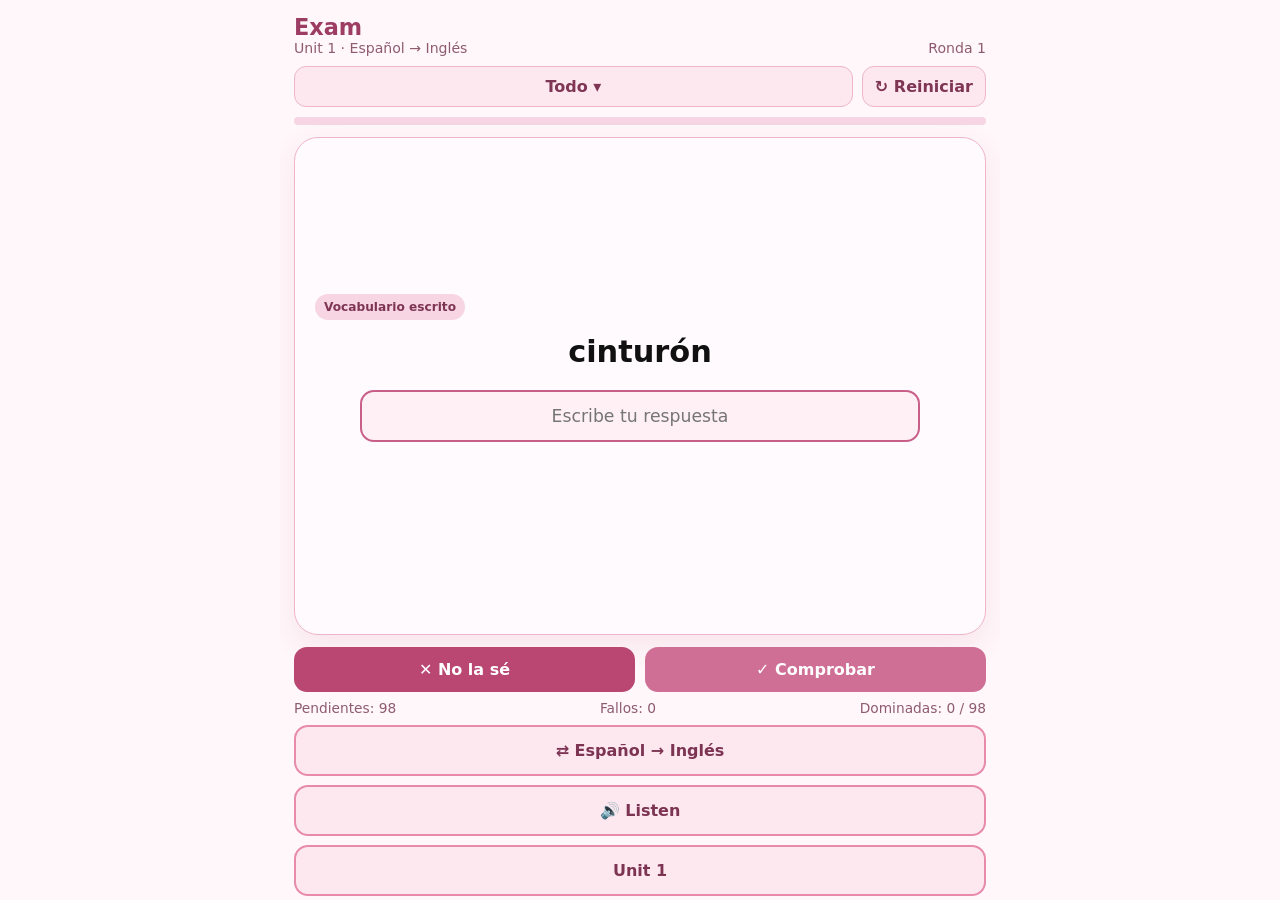
<file: exam/index.html>
<!doctype html>
<html lang="es">
<head>
<meta charset="utf-8"><meta name="viewport" content="width=device-width,initial-scale=1,viewport-fit=cover">
<meta name="theme-color" content="#e88aac"><link rel="manifest" href="./manifest.webmanifest">
<link rel="icon" href="./exam-icon.svg"><title>Exam</title>
<style>
:root{--bg:#fff7fa;--panel:#fffafd;--soft:#fde8f0;--soft2:#f8d5e2;--accent:#e88aac;--accent2:#c85f89;--ink:#111;--muted:#8e5b70;--border:#efb5ca;--good:#cf6f95;--bad:#b94772}
*{box-sizing:border-box}html,body{margin:0;height:100%;background:var(--bg);font-family:system-ui,-apple-system,Segoe UI,Roboto,Arial,sans-serif;color:var(--ink)}
button,input{font:inherit}.app{max-width:720px;height:100dvh;margin:auto;padding:14px 14px max(4px,env(safe-area-inset-bottom));display:flex;flex-direction:column;overflow:hidden}
header{display:flex;justify-content:space-between;align-items:end;gap:10px;margin-bottom:10px}h1{margin:0;color:#9d3d63;font-size:1.4rem}.muted{color:var(--muted);font-size:.88rem}
.controls{display:grid;grid-template-columns:1fr auto;gap:9px;margin-bottom:10px}.control{border:1px solid var(--border);border-radius:12px;background:var(--soft);padding:10px 12px;color:#7f3554;font-weight:700}
.progresswrap{height:8px;background:var(--soft2);border-radius:999px;overflow:hidden;margin-bottom:12px}.progress{height:100%;width:0;background:var(--accent2)}
#study{display:flex;flex-direction:column;flex:1;min-height:0}.card{flex:1;min-height:0;background:var(--panel);border:1.5px solid var(--border);border-radius:24px;padding:20px;display:flex;flex-direction:column;align-items:center;justify-content:center;text-align:center;overflow:auto;box-shadow:0 10px 28px rgba(172,67,108,.10)}
.badge{align-self:flex-start;background:var(--soft2);color:#7e3552;font-size:.76rem;font-weight:800;padding:6px 9px;border-radius:999px;margin-bottom:12px}.prompt{font-size:clamp(1.25rem,5vw,1.9rem);font-weight:760;line-height:1.3}.symbol{font-size:6rem;line-height:1;margin:8px 0}
.answer{width:100%;max-width:560px;margin-top:18px}.answer input{width:100%;border:2px solid var(--border);border-radius:14px;background:#fff0f5;color:#111;padding:14px;text-align:center;font-size:1.08rem;outline:none}.answer input:focus{border-color:var(--accent2)}
.options{display:grid;grid-template-columns:1fr 1fr;gap:10px;margin-top:18px;width:100%;max-width:560px}.option{border:2px solid var(--border);background:var(--soft);border-radius:14px;padding:13px;color:#111;font-weight:700}.option.selected{border-color:var(--accent2);background:var(--soft2)}
.feedback{min-height:24px;margin-top:12px;font-weight:800}.feedback.good{color:#9b2f5b}.feedback.bad{color:#a82858}
.action{display:grid;grid-template-columns:1fr 1fr;gap:10px;margin-top:12px}.action button{border:none;border-radius:13px;padding:13px;color:white;font-weight:800}.skip{background:var(--bad)}.check{background:var(--good)}
.stats{display:flex;justify-content:space-between;gap:6px;flex-wrap:wrap;color:var(--muted);font-size:.86rem;margin-top:8px}
.bigbtn{width:100%;margin-top:9px;border:2px solid var(--accent);border-radius:14px;background:var(--soft);color:#7c3452;padding:14px;font-weight:850;font-size:1rem}.bottom{margin-top:auto}
.modal{position:fixed;inset:0;background:rgba(103,39,66,.28);display:none;align-items:center;justify-content:center;padding:20px;z-index:30}.modal.show{display:flex}.panel{width:min(480px,100%);max-height:82vh;overflow:auto;background:#fff8fb;border-radius:22px;padding:20px}.panel h2{text-align:center;color:#873755}.list{display:grid;gap:9px}.choice{border:2px solid var(--border);border-radius:13px;background:var(--soft);padding:13px;color:#111;font-weight:750;text-align:left}.choice.current{background:var(--accent);color:white;border-color:var(--accent2)}.close{width:100%;margin-top:12px;border:0;border-radius:12px;background:var(--soft2);padding:12px;color:#79334f;font-weight:800}
.done{display:none;flex:1;align-items:center;justify-content:center;text-align:center;background:var(--panel);border:1px solid var(--border);border-radius:22px;padding:24px}.done.show{display:flex}
</style></head><body>
<div class="app">
<header><div><h1>Exam</h1><div class="muted" id="sub"></div></div><div class="muted" id="round"></div></header>
<div class="controls"><button class="control" id="categoryBtn">Todo ▾</button><button class="control" id="restart">↻ Reiniciar</button></div>
<div class="progresswrap"><div class="progress" id="progress"></div></div>
<div id="study"><div class="card" id="card"><div class="badge" id="badge"></div><div class="symbol" id="symbol"></div><div class="prompt" id="prompt"></div><div class="answer" id="answer"></div><div class="feedback" id="feedback"></div></div>
<div class="action"><button class="skip" id="wrong">✕ No la sé</button><button class="check" id="check">✓ Comprobar</button></div><div class="stats"><span id="pending"></span><span id="fails"></span><span id="ok"></span></div></div>
<div class="done" id="done"><div><h2>🎉 Ronda terminada</h2><p id="doneText"></p><button class="bigbtn" id="nextRound">Empezar siguiente ronda</button></div></div>
<div class="bottom"><button class="bigbtn" id="direction">⇄ Español → Inglés</button><button class="bigbtn" id="listen">🔊 Listen</button><button class="bigbtn" id="unit">Unit 1</button></div>
</div>
<div class="modal" id="catModal"><div class="panel"><h2>Elige ejercicios</h2><div class="list" id="catList"></div><button class="close" data-close>Cancelar</button></div></div>
<div class="modal" id="unitModal"><div class="panel"><h2>Elige una unidad</h2><div class="list" id="unitList"></div><button class="close" data-close>Cancelar</button></div></div>
<script src="./data.js"></script>
<script>
let unit=localStorage.getItem('exam-unit')||'unit1',dir=localStorage.getItem('exam-dir')||'es-en',cat='Todo',round=1,q=[],mastered=new Set(),fails=0,selected=null,revealed=false;
const $=id=>document.getElementById(id);
function cards(){return EXAM_UNITS[unit].cards}
function groups(){return ['Todo',...new Set(cards().map(c=>c.group))]}
function base(){return cat==='Todo'?cards():cards().filter(c=>c.group===cat)}
function shuffle(a){a=[...a];for(let i=a.length-1;i;i--){let j=Math.floor(Math.random()*(i+1));[a[i],a[j]]=[a[j],a[i]]}return a}
function stateKey(){return 'exam-state-'+unit}
function save(){localStorage.setItem(stateKey(),JSON.stringify({cat,round,q:q.map(c=>c.id),mastered:[...mastered],fails}));localStorage.setItem('exam-unit',unit);localStorage.setItem('exam-dir',dir)}
function restore(){try{let s=JSON.parse(localStorage.getItem(stateKey())||'null');if(!s)return false;cat=s.cat||'Todo';round=s.round||1;q=(s.q||[]).map(id=>cards().find(c=>c.id===id)).filter(Boolean);mastered=new Set(s.mastered||[]);fails=s.fails||0;return q.length>0}catch{return false}}
function start(next=false){if(next)round++;q=shuffle(base());mastered=new Set();fails=0;showStudy();render()}
function showStudy(){$('study').style.display='flex';$('done').classList.remove('show')}
function normalize(s){return(s||'').toLowerCase().trim().replace(/[’']/g,"'").replace(/\s+/g,' ')}
function render(){if(!q.length)return finish();let c=q[0];selected=null;revealed=false;$('feedback').textContent='';$('feedback').className='feedback';$('symbol').textContent=c.type==='picture'?c.symbol:'';$('symbol').style.display=c.type==='picture'?'block':'none';$('badge').textContent=c.group;
 let p=''; if(c.type==='vocab')p=dir==='es-en'?c.es:c.en; else p=c.prompt; $('prompt').textContent=p;
 let a=$('answer');a.innerHTML=''; if(c.type==='mcq'){let d=document.createElement('div');d.className='options';c.options.forEach(o=>{let b=document.createElement('button');b.className='option';b.textContent=o;b.onclick=()=>{[...d.children].forEach(x=>x.classList.remove('selected'));b.classList.add('selected');selected=o};d.appendChild(b)});a.appendChild(d)}else{let i=document.createElement('input');i.id='input';i.placeholder='Escribe tu respuesta';i.autocomplete='off';i.autocapitalize='none';i.spellcheck=false;i.onkeydown=e=>{if(e.key==='Enter')check()};a.appendChild(i);setTimeout(()=>i.focus(),50)}
 $('check').textContent='✓ Comprobar';$('wrong').disabled=false;update();save()}
function expected(c){return c.type==='vocab'?(dir==='es-en'?c.en:c.es):c.answer}
function isCorrect(c,val){let n=normalize(val),vals=expected(c).split(/\s*\/\s*/).map(normalize);return vals.includes(n)}
function check(){let c=q[0];if(revealed){render();return}let val=c.type==='mcq'?selected:($('input')?.value||'');if(!val)return;
 if(isCorrect(c,val)){mastered.add(c.id);$('feedback').textContent='✓ Correcto';$('feedback').className='feedback good';q.shift();setTimeout(render,350)}
 else{fails++;$('feedback').textContent='✕ Respuesta: '+expected(c);$('feedback').className='feedback bad';let x=q.shift(),gap=Math.random()<.5?4:5;q.splice(Math.min(gap,q.length),0,x);revealed=true;$('check').textContent='Siguiente →';$('wrong').disabled=true;update();save()}}
function wrong(){if(revealed){render();return}let c=q.shift();fails++;let gap=Math.random()<.5?4:5;q.splice(Math.min(gap,q.length),0,c);$('feedback').textContent='Respuesta: '+expected(c);$('feedback').className='feedback bad';revealed=true;$('check').textContent='Siguiente →';$('wrong').disabled=true;update();save()}
function update(){let total=base().length;$('pending').textContent='Pendientes: '+q.length;$('fails').textContent='Fallos: '+fails;$('ok').textContent='Dominadas: '+mastered.size+' / '+total;$('round').textContent='Ronda '+round;$('progress').style.width=(total?mastered.size/total*100:0)+'%';$('sub').textContent=EXAM_UNITS[unit].label+' · '+(dir==='es-en'?'Español → Inglés':'Inglés → Español');$('direction').textContent='⇄ '+(dir==='es-en'?'Español → Inglés':'Inglés → Español');$('unit').textContent=EXAM_UNITS[unit].label;$('categoryBtn').textContent=cat+' ▾'}
function finish(){$('study').style.display='none';$('done').classList.add('show');$('doneText').textContent=`Has completado ${base().length} ejercicios. Fallos: ${fails}.`;localStorage.removeItem(stateKey());update()}
function modal(id,on){$(id).classList.toggle('show',on)}
function buildCats(){$('catList').innerHTML='';groups().forEach(g=>{let b=document.createElement('button');b.className='choice'+(g===cat?' current':'');b.textContent=g;b.onclick=()=>{cat=g;round=1;modal('catModal',false);start(false)};$('catList').appendChild(b)})}
function buildUnits(){$('unitList').innerHTML='';Object.entries(EXAM_UNITS).forEach(([k,u])=>{let b=document.createElement('button');b.className='choice'+(k===unit?' current':'');b.textContent=u.label;b.onclick=()=>{save();unit=k;cat='Todo';round=1;modal('unitModal',false);if(!restore())start(false);else{showStudy();render()}};$('unitList').appendChild(b)})}
function visibleText(){let c=q[0];if(!c)return'';let text=$('prompt').textContent;if(c.type==='mcq')text+=' '+c.options.join('. ');return text}
function listen(){if(!('speechSynthesis'in window))return;speechSynthesis.cancel();let u=new SpeechSynthesisUtterance(visibleText());u.lang='en-US';u.rate=1.35;u.pitch=1;let vs=speechSynthesis.getVoices(),v=vs.find(x=>x.lang==='en-US'&&/google|samantha|zira|us english/i.test(x.name))||vs.find(x=>x.lang==='en-US');if(v)u.voice=v;speechSynthesis.speak(u)}
$('check').onclick=check;$('wrong').onclick=wrong;$('restart').onclick=()=>start(false);$('nextRound').onclick=()=>start(true);$('categoryBtn').onclick=()=>{buildCats();modal('catModal',true)};$('unit').onclick=()=>{buildUnits();modal('unitModal',true)};$('direction').onclick=()=>{dir=dir==='es-en'?'en-es':'es-en';localStorage.setItem('exam-dir',dir);render()};$('listen').onclick=listen;document.querySelectorAll('[data-close]').forEach(b=>b.onclick=()=>{modal('catModal',false);modal('unitModal',false)});
if(!restore())start(false);else{showStudy();render()}
if('serviceWorker'in navigator)addEventListener('load',()=>navigator.serviceWorker.register('./service-worker.js').catch(()=>{}));
</script></body></html>
</file>
